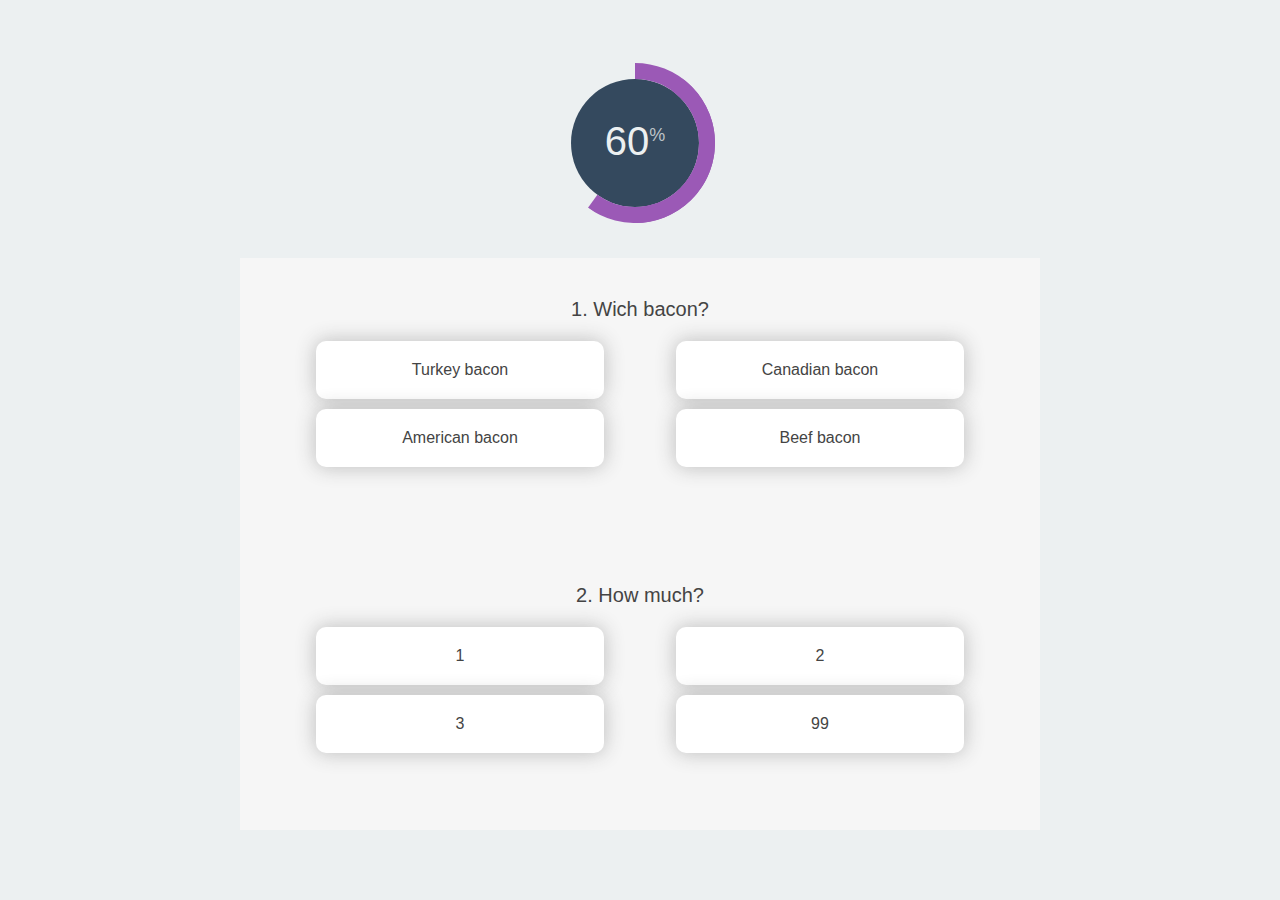
<file: index.html>
<!DOCTYPE html>
<html lang="en">
<head>
    <meta charset="UTF-8">
    <meta name="viewport" content="width=device-width, initial-scale=1.0">
    <title>Chooze</title>
    <link rel="stylesheet" href="index.css">
</head>
<body>

    <div class="quiz">
        <div id="circle-container">
            <div class="set-size charts-container">
                <div class="pie-wrapper progress-60">
                    <span class="label">60<span class="smaller">%</span></span>
                    <div class="pie">
                        <div class="left-side half-circle"></div>
                        <div class="right-side half-circle"></div>
                    </div>
                </div>
            </div>
        </div>
        <form action="">
            <fieldset class="q q1">
                <div class="content">
                    <legend>1. Wich bacon?</legend>
                    <input type="radio" name="q1" id="turkey" class="btnQ">
                    <label for="turkey" class="btnQ"><span>Turkey bacon</span></label>
                    <input type="radio" name="q1" id="canadian">
                    <label for="canadian" class="btnQ"><span>Canadian bacon</span></label>
                    <input type="radio" name="q1" id="american">
                    <label for="american" class="btnQ"><span>American bacon</span></label>
                    <input type="radio" name="q1" id="beef">
                    <label for="beef" class="btnQ"><span>Beef bacon</span></label>
                </div>
                <div class="button-space">
    
                </div>
            </fieldset>
            <fieldset class="q q2">
                <div class="content">
                    <legend>2. How much?</legend>
                    <input type="radio" name="q2" id="1">
                    <label for="1" class="btnQ"><span>1</span></label>
                    <input type="radio" name="q2" id="2">
                    <label for="2" class="btnQ"><span>2</span></label>
                    <input type="radio" name="q2" id="3">
                    <label for="3" class="btnQ"><span>3</span></label>
                    <input type="radio" name="q2" id="99">
                    <label for="99" class="btnQ"><span>99</span></label>
                </div>
                <div class="button-space">
    
                </div>
            </fieldset>
        </form>
    </div>
    <script src="index.js"></script>
</body>
</html>
</file>
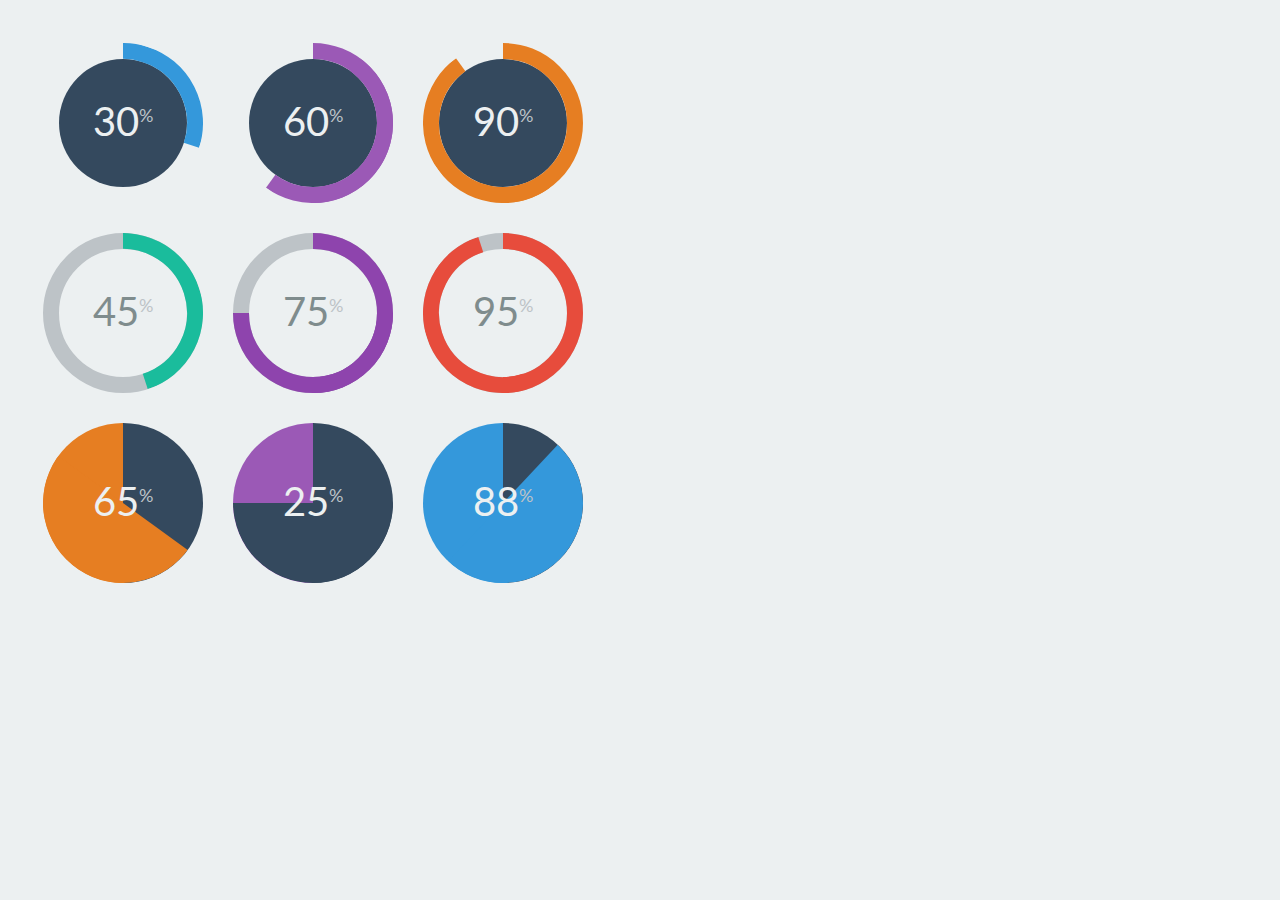
<file: Progressbar.html>
<!DOCTYPE html>
<html lang="en">
<head>
    <meta charset="UTF-8">
    <meta name="viewport" content="width=device-width, initial-scale=1.0">
    <title>ProgressBar</title>
    <link rel="stylesheet" href="Progressbar.css">
</head>
<body>
    
    <div class="set-size charts-container">
        <div class="pie-wrapper progress-30">
            <span class="label">30<span class="smaller">%</span></span>
            <div class="pie">
                <div class="left-side half-circle"></div>
                <div class="right-side half-circle"></div>
            </div>
        </div>
    
        <div class="pie-wrapper progress-60">
            <span class="label">60<span class="smaller">%</span></span>
            <div class="pie">
                <div class="left-side half-circle"></div>
                <div class="right-side half-circle"></div>
            </div>
        </div>
    
        <div class="pie-wrapper progress-90">
            <span class="label">90<span class="smaller">%</span></span>
            <div class="pie">
                <div class="left-side half-circle"></div>
                <div class="right-side half-circle"></div>
            </div>
        </div>
    
        <div class="pie-wrapper progress-45 style-2">
            <span class="label">45<span class="smaller">%</span></span>
            <div class="pie">
                <div class="left-side half-circle"></div>
                <div class="right-side half-circle"></div>
            </div>
            <div class="shadow"></div>
        </div>
    
        <div class="pie-wrapper progress-75 style-2">
            <span class="label">75<span class="smaller">%</span></span>
            <div class="pie">
                <div class="left-side half-circle"></div>
                <div class="right-side half-circle"></div>
            </div>
            <div class="shadow"></div>
        </div>
    
        <div class="pie-wrapper progress-95 style-2">
            <span class="label">95<span class="smaller">%</span></span>
            <div class="pie">
                <div class="left-side half-circle"></div>
                <div class="right-side half-circle"></div>
            </div>
            <div class="shadow"></div>
        </div>
    
        <div class="pie-wrapper pie-wrapper--solid progress-65">
            <span class="label">65<span class="smaller">%</span></span>
        </div>
    
        <div class="pie-wrapper pie-wrapper--solid progress-25">
            <span class="label">25<span class="smaller">%</span></span>
        </div>
    
        <div class="pie-wrapper pie-wrapper--solid progress-88">
            <span class="label">88<span class="smaller">%</span></span>
        </div>
    </div>

</body>
</html>
</file>
<file: index.css>
#circle-container {
    width: 200px;
    margin: 20px auto;
}

.q {
    font-family: Helvetica, Arial, sans-serif;
    -moz-box-sizing: border-box;
    -webkit-box-sizing: border-box;
    box-sizing: border-box;
    background-color: #F6F6F6;
    margin: 0 auto;
    width: 800px;
    border: none;
    padding: 40px;
    overflow: hidden;
}

.q legend {
    -moz-box-sizing: border-box;
    -webkit-box-sizing: border-box;
    box-sizing: border-box;
    text-align: center;
    width: 100%;
    padding-bottom: 20px;
    background-color: #F6F6F6;
    font-size: 20px;
}

.q input[type="radio"]+label {
    -moz-box-sizing: border-box;
    -webkit-box-sizing: border-box;
    box-sizing: border-box;
    float: left;
    display: block;
    width: 50%;
    text-align: center;
}

.q input[type="radio"]+label span {
    -webkit-box-shadow: 0px 0px 20px 0px rgba(50, 50, 50, 0.3);
    -moz-box-shadow: 0px 0px 20px 0px rgba(50, 50, 50, 0.3);
    box-shadow: 0px 0px 20px 0px rgba(50, 50, 50, 0.3);
    -webkit-border-radius: 10px 10px 10px 10px;
    border-radius: 10px 10px 10px 10px;
    display: block;
    margin: 0 auto;
    width: 80%;
    padding: 20px;
    background-color: #fff;
    margin-bottom: 10px;
}

.q input[type="radio"]+label span:hover {
    background-color: #DCEEFA;
    color: #000;
}

.q input[type="radio"]:checked+label span {
    background-color: #249DD4;
    color: #fff;
}

.q input[type="radio"] {
    position: absolute;
    left: -9999px;
}

.q .button-space {
    clear: both;
    height: 27px;
    padding-top: 20px;
}

.q .next {
    display: block;
    margin-left: auto;
    margin-right: auto;
    background-color: rgba(0, 0, 0, 0);
    -webkit-border-radius: 15px 15px 15px 15px;
    border-radius: 15px 15px 15px 15px;
    border: solid 2px #249DD4;
    color: #249DD4;
    font-size: 16px;
    padding: 2px 25px;
    text-transform: uppercase;
}

.disabled {
    display: none;
}

.end {
    text-align: center;
    font-family: Helvetica, arial, sans-serif;
    font-size: 50px;
    color: #047E3C;
}

/* Progress Bar */

@import url(https://fonts.googleapis.com/css?family=Lato:700);

*,
*:before,
*:after {
    box-sizing: border-box;
}

html,
body {
    background: #ecf0f1;
    color: #444;
    font-family: "Lato", Tahoma, Geneva, sans-serif;
    font-size: 16px;
    padding: 10px;
}

.set-size {
    font-size: 10em;
}

.charts-container:after {
    clear: both;
    content: "";
    display: table;
}

.pie-wrapper {
    height: 1em;
    width: 1em;
    float: left;
    margin: 15px;
    position: relative;
}

.pie-wrapper:nth-child(3n+1) {
    clear: both;
}

.pie-wrapper .pie {
    height: 100%;
    width: 100%;
    clip: rect(0, 1em, 1em, 0.5em);
    left: 0;
    position: absolute;
    top: 0;
}

.pie-wrapper .pie .half-circle {
    height: 100%;
    width: 100%;
    border: 0.1em solid #3498db;
    border-radius: 50%;
    clip: rect(0, 0.5em, 1em, 0);
    left: 0;
    position: absolute;
    top: 0;
}

.pie-wrapper .label {
    background: #34495e;
    border-radius: 50%;
    bottom: 0.4em;
    color: #ecf0f1;
    cursor: default;
    display: block;
    font-size: 0.25em;
    left: 0.4em;
    line-height: 2.8em;
    position: absolute;
    right: 0.4em;
    text-align: center;
    top: 0.4em;
}

.pie-wrapper .label .smaller {
    color: #bdc3c7;
    font-size: 0.45em;
    padding-bottom: 20px;
    vertical-align: super;
}

.pie-wrapper .shadow {
    height: 100%;
    width: 100%;
    border: 0.1em solid #bdc3c7;
    border-radius: 50%;
}

.pie-wrapper.style-2 .label {
    background: none;
    color: #7f8c8d;
}

.pie-wrapper.style-2 .label .smaller {
    color: #bdc3c7;
}

.pie-wrapper.progress-30 .pie .half-circle {
    border-color: #3498db;
}

.pie-wrapper.progress-30 .pie .left-side {
    transform: rotate(108deg);
}

.pie-wrapper.progress-30 .pie .right-side {
    display: none;
}

.pie-wrapper.progress-60 .pie {
    clip: rect(auto, auto, auto, auto);
}

.pie-wrapper.progress-60 .pie .half-circle {
    border-color: #9b59b6;
}

.pie-wrapper.progress-60 .pie .left-side {
    transform: rotate(216deg);
}

.pie-wrapper.progress-60 .pie .right-side {
    transform: rotate(180deg);
}


.pie-wrapper--solid {
    border-radius: 50%;
    overflow: hidden;
}

.pie-wrapper--solid:before {
    border-radius: 0 100% 100% 0/50%;
    content: "";
    display: block;
    height: 100%;
    margin-left: 50%;
    transform-origin: left;
}

.pie-wrapper--solid .label {
    background: transparent;
}

/* Font-size */

.pie-wrapper.progress-60 {
    font-size: 100%;
}
</file>
<file: Progressbar.css>
@import url(https://fonts.googleapis.com/css?family=Lato:700);

*,
*:before,
*:after {
    box-sizing: border-box;
}

html,
body {
    background: #ecf0f1;
    color: #444;
    font-family: "Lato", Tahoma, Geneva, sans-serif;
    font-size: 16px;
    padding: 10px;
}

.set-size {
    font-size: 10em;
}

.charts-container:after {
    clear: both;
    content: "";
    display: table;
}

.pie-wrapper {
    height: 1em;
    width: 1em;
    float: left;
    margin: 15px;
    position: relative;
}

.pie-wrapper:nth-child(3n+1) {
    clear: both;
}

.pie-wrapper .pie {
    height: 100%;
    width: 100%;
    clip: rect(0, 1em, 1em, 0.5em);
    left: 0;
    position: absolute;
    top: 0;
}

.pie-wrapper .pie .half-circle {
    height: 100%;
    width: 100%;
    border: 0.1em solid #3498db;
    border-radius: 50%;
    clip: rect(0, 0.5em, 1em, 0);
    left: 0;
    position: absolute;
    top: 0;
}

.pie-wrapper .label {
    background: #34495e;
    border-radius: 50%;
    bottom: 0.4em;
    color: #ecf0f1;
    cursor: default;
    display: block;
    font-size: 0.25em;
    left: 0.4em;
    line-height: 2.8em;
    position: absolute;
    right: 0.4em;
    text-align: center;
    top: 0.4em;
}

.pie-wrapper .label .smaller {
    color: #bdc3c7;
    font-size: 0.45em;
    padding-bottom: 20px;
    vertical-align: super;
}

.pie-wrapper .shadow {
    height: 100%;
    width: 100%;
    border: 0.1em solid #bdc3c7;
    border-radius: 50%;
}

.pie-wrapper.style-2 .label {
    background: none;
    color: #7f8c8d;
}

.pie-wrapper.style-2 .label .smaller {
    color: #bdc3c7;
}

.pie-wrapper.progress-30 .pie .half-circle {
    border-color: #3498db;
}

.pie-wrapper.progress-30 .pie .left-side {
    transform: rotate(108deg);
}

.pie-wrapper.progress-30 .pie .right-side {
    display: none;
}

.pie-wrapper.progress-60 .pie {
    clip: rect(auto, auto, auto, auto);
}

.pie-wrapper.progress-60 .pie .half-circle {
    border-color: #9b59b6;
}

.pie-wrapper.progress-60 .pie .left-side {
    transform: rotate(216deg);
}

.pie-wrapper.progress-60 .pie .right-side {
    transform: rotate(180deg);
}

.pie-wrapper.progress-90 .pie {
    clip: rect(auto, auto, auto, auto);
}

.pie-wrapper.progress-90 .pie .half-circle {
    border-color: #e67e22;
}

.pie-wrapper.progress-90 .pie .left-side {
    transform: rotate(324deg);
}

.pie-wrapper.progress-90 .pie .right-side {
    transform: rotate(180deg);
}

.pie-wrapper.progress-45 .pie .half-circle {
    border-color: #1abc9c;
}

.pie-wrapper.progress-45 .pie .left-side {
    transform: rotate(162deg);
}

.pie-wrapper.progress-45 .pie .right-side {
    display: none;
}

.pie-wrapper.progress-75 .pie {
    clip: rect(auto, auto, auto, auto);
}

.pie-wrapper.progress-75 .pie .half-circle {
    border-color: #8e44ad;
}

.pie-wrapper.progress-75 .pie .left-side {
    transform: rotate(270deg);
}

.pie-wrapper.progress-75 .pie .right-side {
    transform: rotate(180deg);
}

.pie-wrapper.progress-95 .pie {
    clip: rect(auto, auto, auto, auto);
}

.pie-wrapper.progress-95 .pie .half-circle {
    border-color: #e74c3c;
}

.pie-wrapper.progress-95 .pie .left-side {
    transform: rotate(342deg);
}

.pie-wrapper.progress-95 .pie .right-side {
    transform: rotate(180deg);
}

.pie-wrapper--solid {
    border-radius: 50%;
    overflow: hidden;
}

.pie-wrapper--solid:before {
    border-radius: 0 100% 100% 0/50%;
    content: "";
    display: block;
    height: 100%;
    margin-left: 50%;
    transform-origin: left;
}

.pie-wrapper--solid .label {
    background: transparent;
}

.pie-wrapper--solid.progress-65 {
    background: linear-gradient(to right, #e67e22 50%, #34495e 50%);
}

.pie-wrapper--solid.progress-65:before {
    background: #e67e22;
    transform: rotate(126deg);
}

.pie-wrapper--solid.progress-25 {
    background: linear-gradient(to right, #9b59b6 50%, #34495e 50%);
}

.pie-wrapper--solid.progress-25:before {
    background: #34495e;
    transform: rotate(-270deg);
}

.pie-wrapper--solid.progress-88 {
    background: linear-gradient(to right, #3498db 50%, #34495e 50%);
}

.pie-wrapper--solid.progress-88:before {
    background: #3498db;
    transform: rotate(43.2deg);
}
</file>
